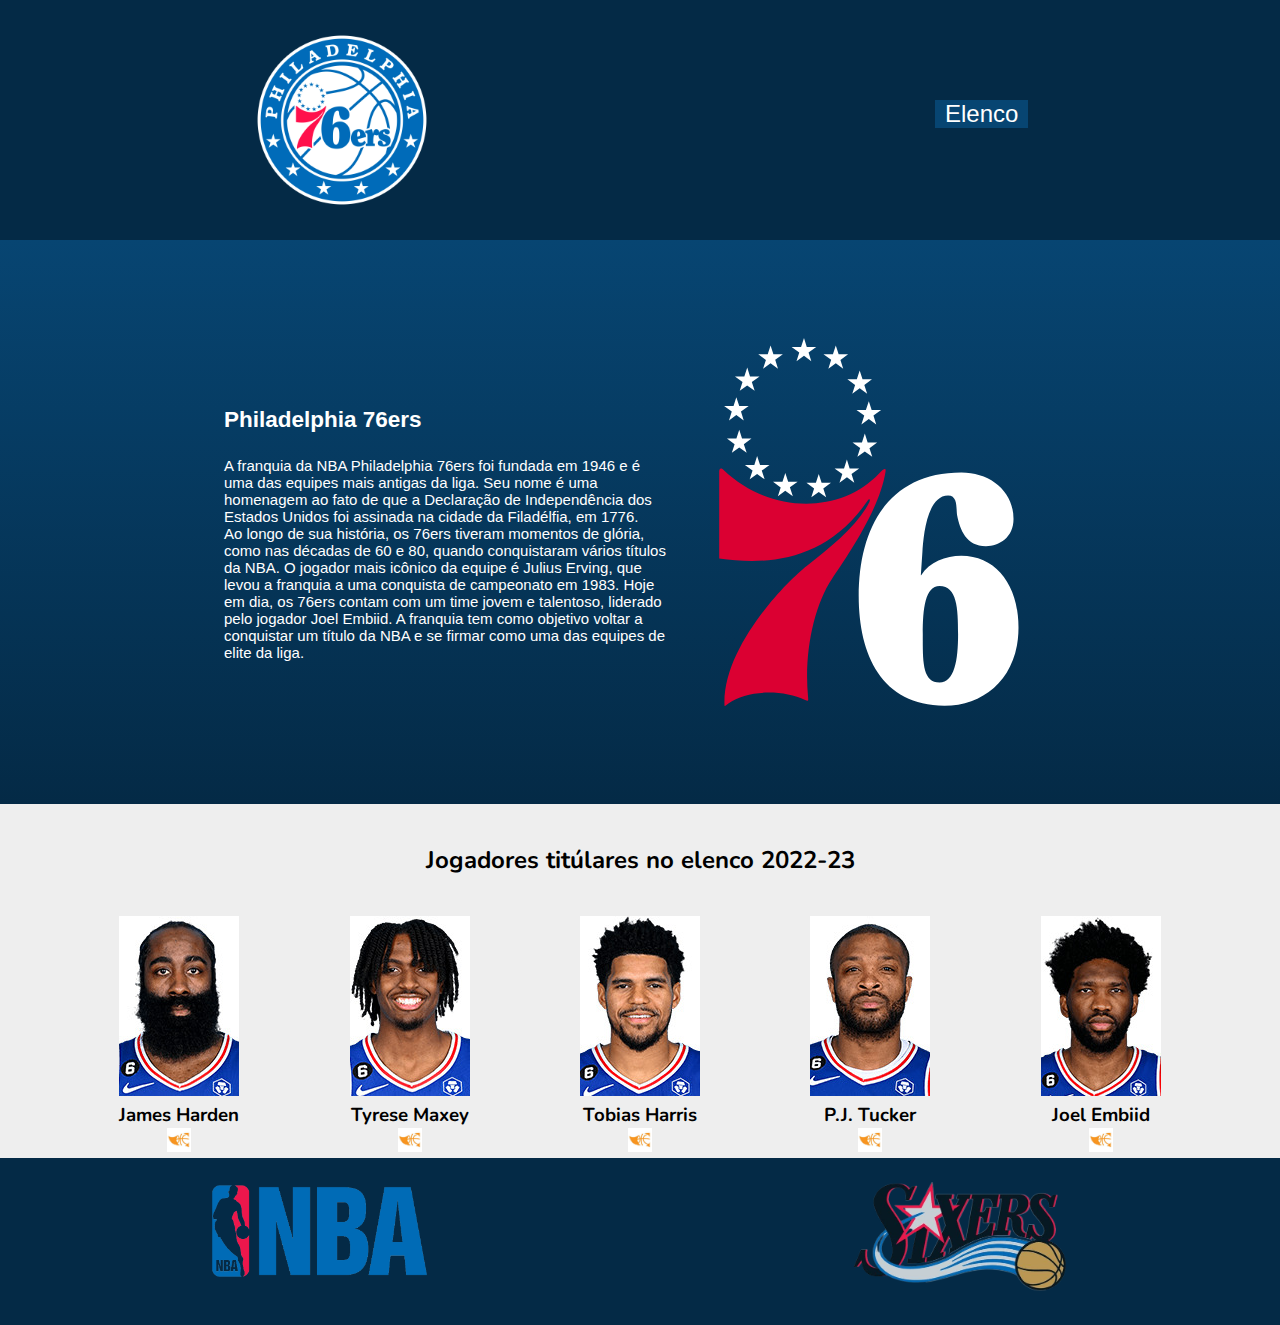
<file: HTML-CSS/index.html>
<!DOCTYPE html>
<html lang="en">
<head>
    <meta charset="UTF-8">
    <meta http-equiv="X-UA-Compatible" content="IE=edge">
    <meta name="viewport" content="width=device-width, initial-scale=1.0">
    <title></title>
    <link rel="stylesheet" href="style.css">
    <link rel="preconnect" href="https://fonts.googleapis.com">
    <link rel="preconnect" href="https://fonts.gstatic.com" crossorigin>
    <link href="https://fonts.googleapis.com/css2?family=Nunito:wght@200;400;700&display=swap" rel="stylesheet">
</head>
<body>
    <header class="cabecalho">
        <img class="cabecalho-imagem" src="76ers Logo.png" alt="Philadelphia 76ers">
        <ul class="cabecalho-lista">
            <li class="cabecalho-lista-item">Elenco</li>
        </ul>
    </header>

    <section class="texto-sixers">
        <div class="div-conteudo">
            <h2 class="Sixers-título"> Philadelphia 76ers</h2>
            <p class="Sixers-texto-1">A franquia da NBA Philadelphia 76ers foi fundada em 1946 e é uma das equipes mais antigas da liga. Seu nome é uma homenagem ao fato de que a Declaração de Independência dos Estados Unidos foi assinada na cidade da Filadélfia, em 1776.</p>
            <p class="Sixers-texto-2">Ao longo de sua história, os 76ers tiveram momentos de glória, como nas décadas de 60 e 80, quando conquistaram vários títulos da NBA. O jogador mais icônico da equipe é Julius Erving, que levou a franquia a uma conquista de campeonato em 1983. Hoje em dia, os 76ers contam com um time jovem e talentoso, liderado pelo jogador Joel Embiid. A franquia tem como objetivo voltar a conquistar um título da NBA e se firmar como uma das equipes de elite da liga.</p>
            
        </div>
        <img class="Texto-imagem" src="Sixers-logo-3.svg" alt="Logo-2">
    </section>
    
    <section class="elenco">
        <h2 class="elenco-titulo">Jogadores titúlares no elenco 2022-23</h2>
        <div class="elenco-todos">
            <span></span>
        <div class="jogador-div1">
            <img class="jogador-elenco" src="Harden.jpg">  
            <h3 class="jogador-nome">James Harden</h3>
            <a href="https://www.basketball-reference.com/players/h/hardeja01.html"><img class="jogador-icone" src="BBR-logo.jpg"></a>
        </div>
        <div class="jogador-div2">
            <img class="jogador-elenco" src="Maxey.jpg">
            <h3 class="jogador-nome">Tyrese Maxey</h3>
            <a href="https://www.basketball-reference.com/players/m/maxeyty01.html"><img class="jogador-icone" src="BBR-logo.jpg"></a>
        </div> 
        <div class="jogador-div3">    
            <img class="jogador-elenco" src="Harris.jpg">
            <h3 class="jogador-nome">Tobias Harris</h3>
            <a href="https://www.basketball-reference.com/players/h/harrito02.html"><img class="jogador-icone" src="BBR-logo.jpg"></a>
        </div>
        <div class="jogador-div4">
            <img class="jogador-elenco" src="Tucker.jpg">
            <h3 class="jogador-nome">P.J. Tucker</h3>
            <a href="https://www.basketball-reference.com/players/t/tuckepj01.html"><img class="jogador-icone" src="BBR-logo.jpg"></a>
        </div>
        <div class="jogador-div5"> 
            <img class="jogador-elenco" src="Embiid.jpg">
            <h3 class="jogador-nome">Joel Embiid</h3>
            <a href="https://www.basketball-reference.com/players/e/embiijo01.html"><img class="jogador-icone" src="BBR-logo.jpg"></a>
        </div>    
        </div>
    </section>
<footer class="rodape">
    <a href="https://www.nba.com"><img class="logo-rodape" src="nba logo.png"></a>
    <a href="https://www.nba.com/sixers"><img class="logo-rodape" src="76ers Logo-3.png"></a>
</footer>
</body>
</html>
</file>
<file: HTML-CSS/style.css>
*{
    margin: 0;
    padding: 0;
}

.cabecalho{
    background-color: #042a46;
    color: #fff;
    display: flex;
    justify-content: space-around;
    padding: 24px 0;
}
body{
    font-family: 'Nunito', sans-serif;
}

.cabecalho-imagem{
    width: 15%;
}

.cabecalho-lista-item{
    font-size: 150%;
    display: inline-block;
    margin: 76px 16px;
    background-color: #074572;
    box-shadow: -10px 0px#074572, 10px 0px#074572;   
    font-family: Arial, Helvetica, sans-serif;
}

.texto-sixers{
    background-image: linear-gradient(#074572, #042a46);
    color:white;
    display: flex;
    justify-content: center;
    align-items: center;
    padding: 90px 0;
}

.div-conteudo{
    width: 35%;
    font-size: 15px;
    font-family: Arial, Helvetica, sans-serif;
}

.Texto-imagem{
    width: 30%;
}

.elenco{
    background-color: #eeeeee;
}

.Sixers-título{
    padding: 24px 0px;
}

.jogador-icone{
    width: 24px
}

.jogador-elenco{
    width: 120px
}

.jogador-div1{
    text-align: center;    
}

.jogador-div2{
    text-align: center;    
}

.jogador-div3{
    text-align: center;    
}

.jogador-div4{
    text-align: center;    
}

.jogador-div5{
    text-align: center;    
}

.elenco-titulo{
    text-align: center;
    padding: 40px 0;
}

.elenco-todos{
    display: grid;
    grid-template-columns: 5% 18% 18% 18% 18% 18% 5%;
}

.rodape{
    background-color: #042a46;
    display: flex;
    justify-content:space-around;
}

.logo-rodape{
    width: 220px;
    padding: 24px 0;
}
</file>
